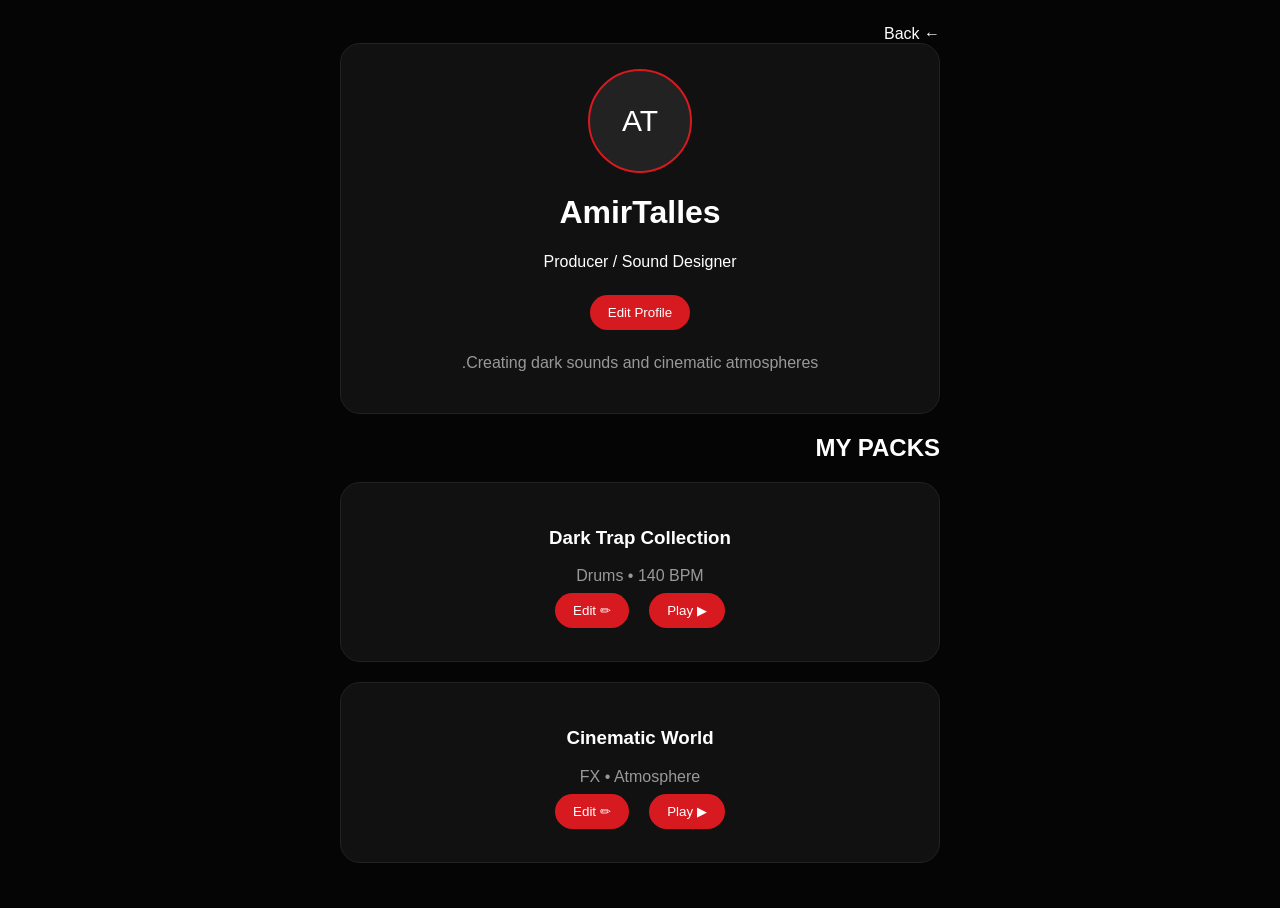
<file: profile.html>
<!DOCTYPE html>
<html lang="fa" dir="rtl">
<head>
<meta charset="UTF-8">
<meta name="viewport" content="width=device-width,initial-scale=1">
<title>TallesSound Profile</title>
<link rel="stylesheet" href="profile.css">
</head>
<body>
<div class="page">
<div class="back">← Back</div>
<div class="profile">
<div class="avatar">AT</div>
<h1>AmirTalles</h1>
<p>Producer / Sound Designer</p>
<button>Edit Profile</button>
<p class="bio">Creating dark sounds and cinematic atmospheres.</p>
</div>

<h2>MY PACKS</h2>
<div class="pack">
<h3>Dark Trap Collection</h3>
<span>Drums • 140 BPM</span><br>
<button>▶ Play</button>
<button>✏ Edit</button>
</div>

<div class="pack">
<h3>Cinematic World</h3>
<span>FX • Atmosphere</span><br>
<button>▶ Play</button>
<button>✏ Edit</button>
</div>
</div>
</body>
</html>
</file>
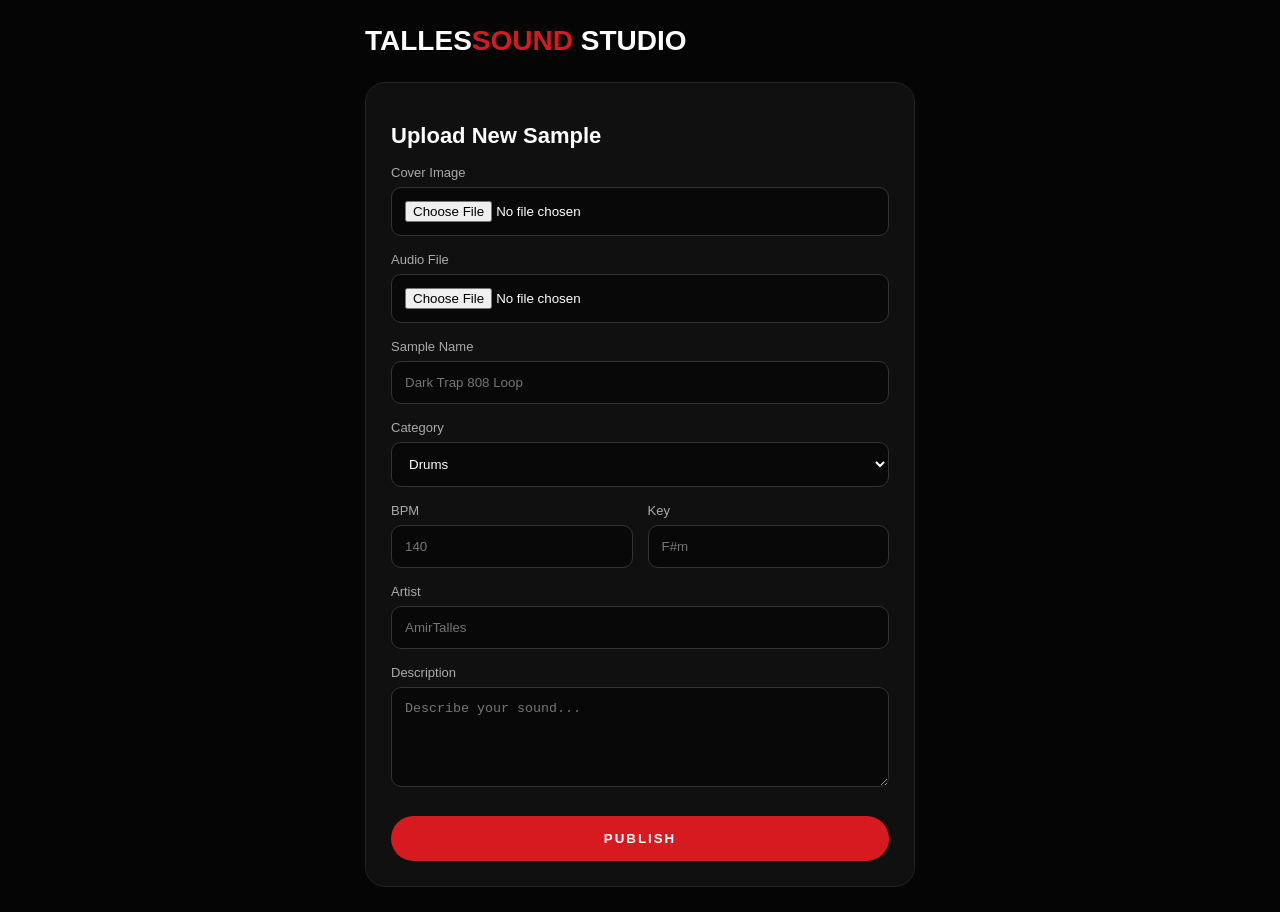
<file: studio.html>
<!DOCTYPE html>
<html lang="en">
<head>
<meta charset="UTF-8">
<meta name="viewport" content="width=device-width, initial-scale=1.0">
<title>TallesSound Studio</title>
<link rel="stylesheet" href="studio.css">
</head>
<body>
<div class="studio">
<div class="logo">TALLES<span>SOUND</span> STUDIO</div>
<div class="panel">
<h1>Upload New Sample</h1>

<label>Cover Image</label>
<input type="file" accept="image/*">

<label>Audio File</label>
<input type="file" accept="audio/*">

<label>Sample Name</label>
<input placeholder="Dark Trap 808 Loop">

<label>Category</label>
<select>
<option>Drums</option><option>Melodies</option><option>Vocals</option><option>FX</option><option>Presets</option>
</select>

<div class="row">
<div><label>BPM</label><input placeholder="140"></div>
<div><label>Key</label><input placeholder="F#m"></div>
</div>

<label>Artist</label>
<input placeholder="AmirTalles">

<label>Description</label>
<textarea placeholder="Describe your sound..."></textarea>

<button>PUBLISH</button>
</div>
</div>
</body>
</html>
</file>
<file: profile.css>
body{margin:0;background:#050505;color:#fff;font-family:Arial}.page{max-width:600px;margin:auto;padding:25px}.profile,.pack{background:#111;border:1px solid #222;border-radius:20px;padding:25px;margin-bottom:20px;text-align:center}.avatar{width:100px;height:100px;border-radius:50%;margin:auto;background:#222;border:2px solid #d71920;display:grid;place-items:center;font-size:30px}.bio,span{color:#999}button{background:#d71920;color:#fff;border:0;border-radius:20px;padding:10px 18px;margin:8px}
</file>
<file: studio.css>
*{box-sizing:border-box}
body{margin:0;min-height:100vh;background:#050505;color:white;font-family:Arial;display:flex;justify-content:center;align-items:center}
.studio{width:100%;max-width:600px;padding:25px}
.logo{font-size:28px;font-weight:900;margin-bottom:25px}
.logo span{color:#d71920}
.panel{background:#101010;border:1px solid #222;border-radius:20px;padding:25px}
h1{font-size:22px}
label{display:block;color:#aaa;font-size:13px;margin:16px 0 7px}
input,select,textarea{width:100%;background:#080808;border:1px solid #333;color:#fff;padding:13px;border-radius:10px}
textarea{height:100px}
.row{display:flex;gap:15px}.row div{flex:1}
button{width:100%;margin-top:25px;padding:15px;border:0;border-radius:30px;background:#d71920;color:white;font-weight:bold;letter-spacing:2px}
</file>
